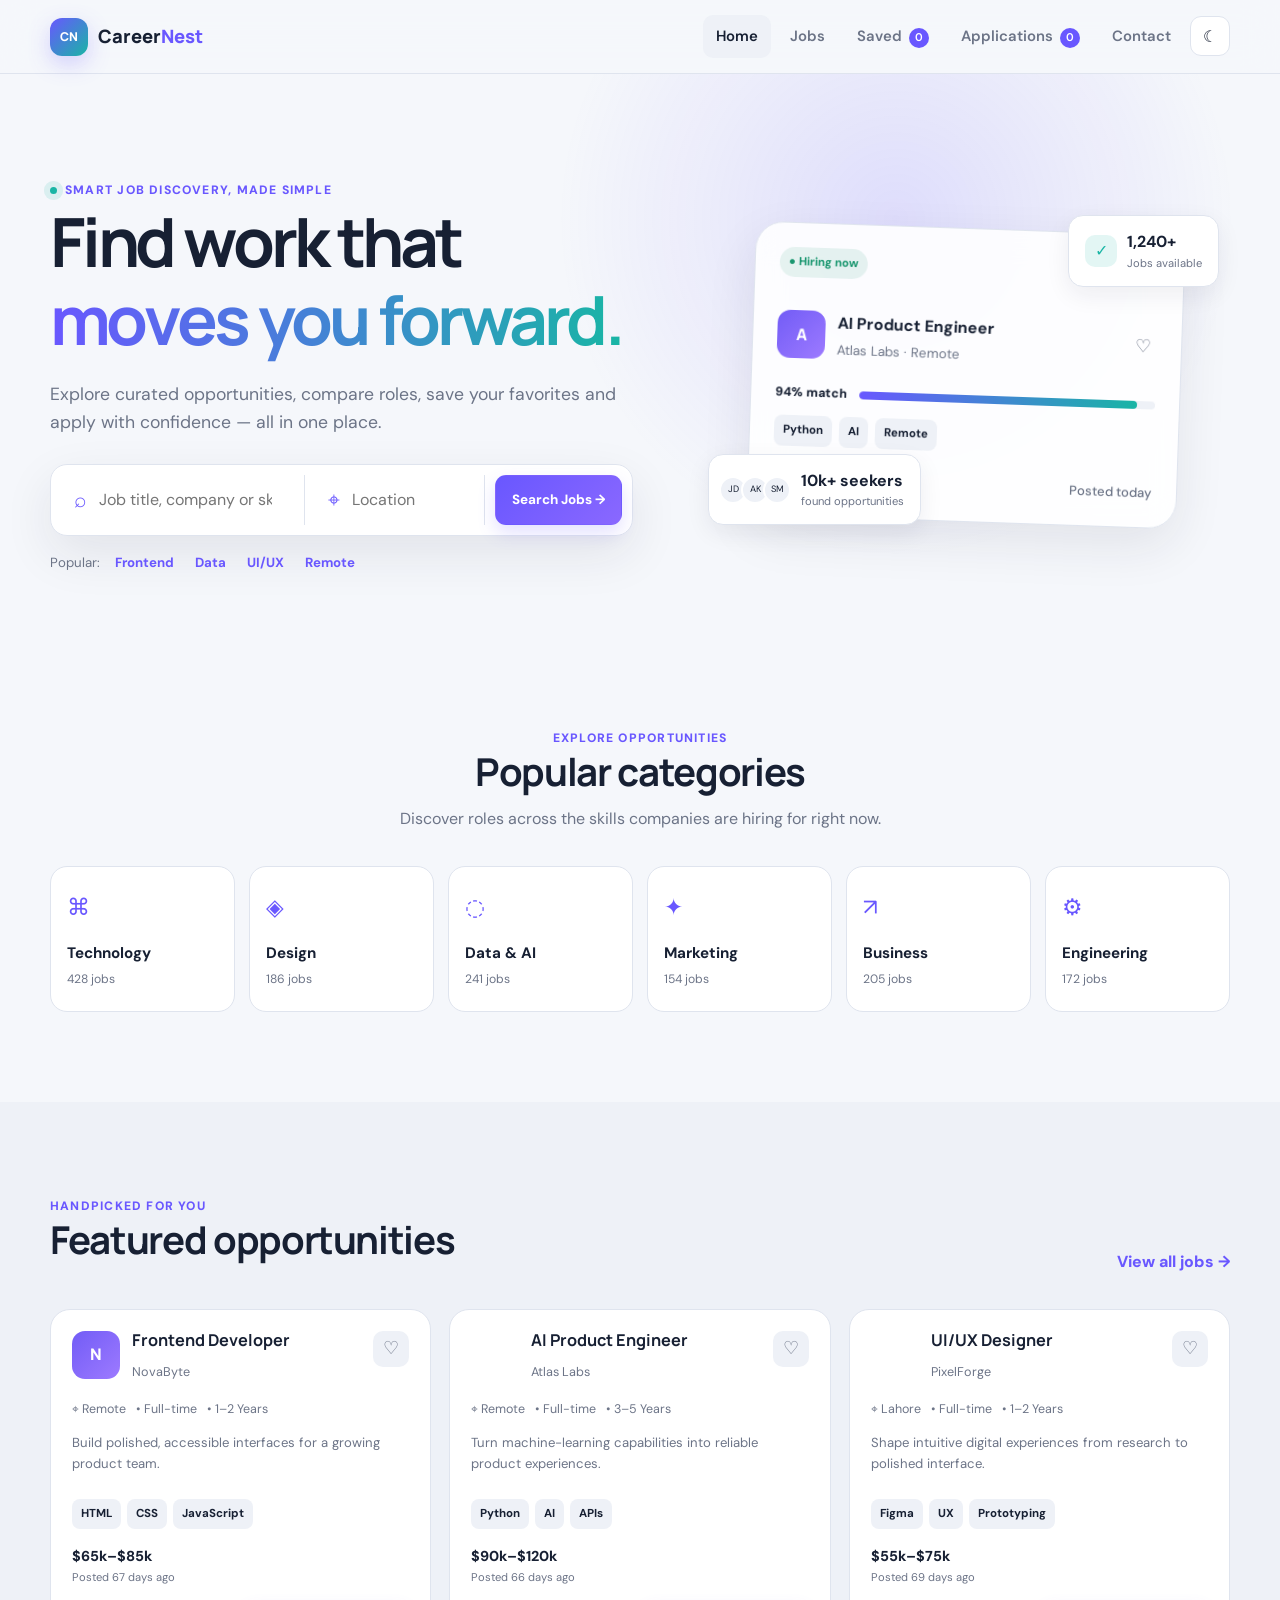
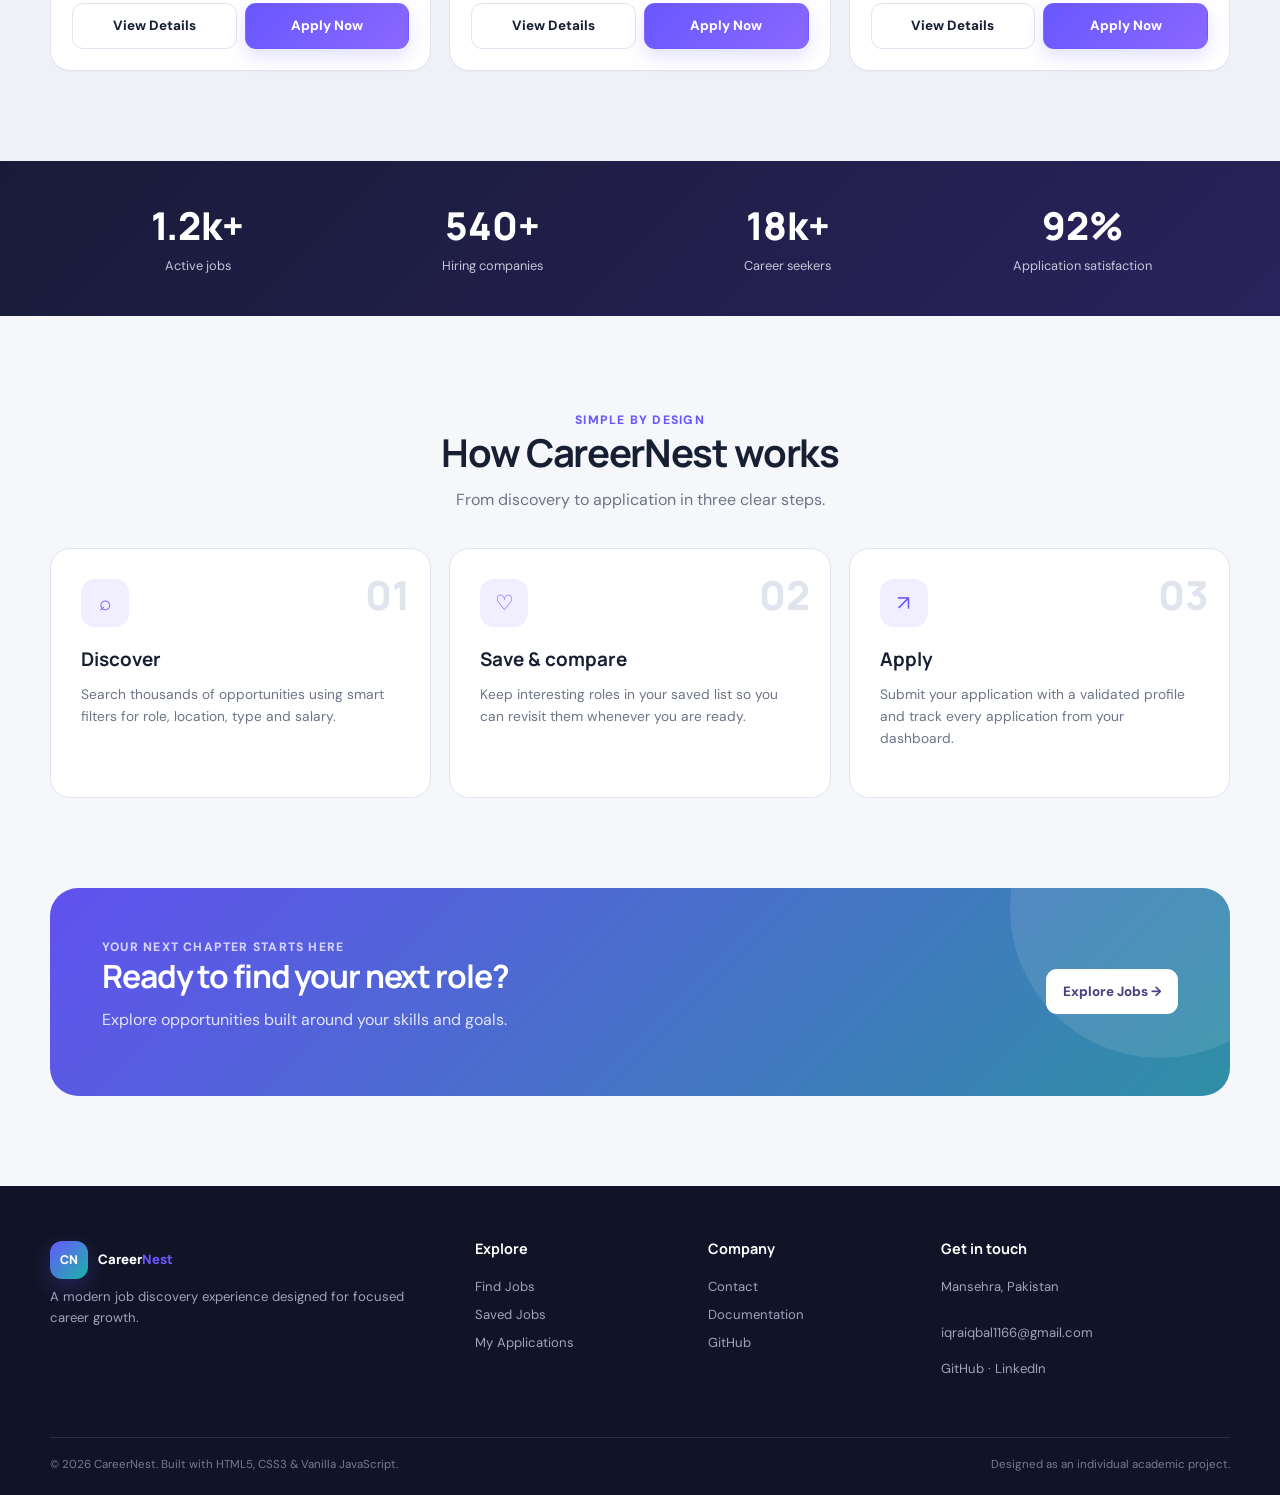
<file: index.html>
<!DOCTYPE html>
<html lang="en">
<head>
  <meta charset="UTF-8">
  <meta name="viewport" content="width=device-width, initial-scale=1.0">
  <meta name="description" content="CareerNest — a responsive, interactive job portal built with HTML5, CSS3 and Vanilla JavaScript.">
  <title>CareerNest | Find your next opportunity</title>
  <link rel="preconnect" href="https://fonts.googleapis.com">
  <link rel="preconnect" href="https://fonts.gstatic.com" crossorigin>
  <link href="https://fonts.googleapis.com/css2?family=DM+Sans:wght@400;500;600;700&family=Manrope:wght@600;700;800&display=swap" rel="stylesheet">
  <link rel="stylesheet" href="css/style.css">
  <link rel="stylesheet" href="css/components.css">
  <link rel="stylesheet" href="css/responsive.css">
</head>
<body>
  <div id="toastRegion" class="toast-region" aria-live="polite"></div>

  <header class="site-header">
    <nav class="navbar container" aria-label="Primary navigation">
      <a class="brand" href="index.html"><span class="brand-mark">CN</span><span>Career<span class="brand-accent">Nest</span></span></a>
      <button class="menu-toggle" id="menuToggle" aria-label="Toggle navigation" aria-expanded="false">☰</button>
      <div class="nav-links" id="navLinks">
        <a class="active" href="index.html">Home</a>
        <a href="jobs.html">Jobs</a>
        <a href="saved-jobs.html">Saved <span class="nav-count" id="savedCount">0</span></a>
        <a href="applications.html">Applications <span class="nav-count" id="applicationCount">0</span></a>
        <a href="contact.html">Contact</a>
        <button class="theme-toggle" id="themeToggle" type="button" aria-label="Toggle theme">☾</button>
      </div>
    </nav>
  </header>

  <main>
    <section class="hero-section">
      <div class="hero-orb orb-one"></div><div class="hero-orb orb-two"></div>
      <div class="container hero-grid">
        <div class="hero-copy reveal">
          <span class="eyebrow"><span class="pulse-dot"></span> Smart job discovery, made simple</span>
          <h1>Find work that <span class="gradient-text">moves you forward.</span></h1>
          <p>Explore curated opportunities, compare roles, save your favorites and apply with confidence — all in one place.</p>
          <form class="hero-search" id="heroSearch">
            <label class="search-field"><span>⌕</span><input id="heroKeyword" type="search" placeholder="Job title, company or skill" aria-label="Search jobs"></label>
            <label class="search-field location-search"><span>⌖</span><input id="heroLocation" type="search" placeholder="Location" aria-label="Search location"></label>
            <button class="btn btn-primary" type="submit">Search Jobs →</button>
          </form>
          <div class="popular-searches">
            <span>Popular:</span><button type="button" data-search="Frontend">Frontend</button><button type="button" data-search="Data">Data</button><button type="button" data-search="UI/UX">UI/UX</button><button type="button" data-search="Remote">Remote</button>
          </div>
        </div>
        <div class="hero-visual reveal">
          <div class="hero-card main-visual-card">
            <div class="mini-header"><span class="status-chip">● Hiring now</span><span>•••</span></div>
            <div class="visual-job"><div class="company-logo logo-purple">A</div><div><strong>AI Product Engineer</strong><small>Atlas Labs · Remote</small></div><button class="icon-btn">♡</button></div>
            <div class="match-row"><span>94% match</span><div class="match-bar"><i></i></div></div>
            <div class="visual-tags"><span>Python</span><span>AI</span><span>Remote</span></div>
            <div class="visual-meta"><span>$90k–$120k</span><span>Posted today</span></div>
          </div>
          <div class="floating-card float-top"><span class="float-icon">✓</span><div><strong>1,240+</strong><small>Jobs available</small></div></div>
          <div class="floating-card float-bottom"><span class="avatar-stack"><i>JD</i><i>AK</i><i>SM</i></span><div><strong>10k+ seekers</strong><small>found opportunities</small></div></div>
        </div>
      </div>
    </section>

    <section class="section compact-section">
      <div class="container">
        <div class="section-heading centered"><span class="eyebrow">Explore opportunities</span><h2>Popular categories</h2><p>Discover roles across the skills companies are hiring for right now.</p></div>
        <div class="category-grid">
          <a class="category-card" href="jobs.html?category=Technology"><span class="category-icon">⌘</span><strong>Technology</strong><small>428 jobs</small></a>
          <a class="category-card" href="jobs.html?category=Design"><span class="category-icon">◈</span><strong>Design</strong><small>186 jobs</small></a>
          <a class="category-card" href="jobs.html?category=Data"><span class="category-icon">◌</span><strong>Data & AI</strong><small>241 jobs</small></a>
          <a class="category-card" href="jobs.html?category=Marketing"><span class="category-icon">✦</span><strong>Marketing</strong><small>154 jobs</small></a>
          <a class="category-card" href="jobs.html?category=Business"><span class="category-icon">↗</span><strong>Business</strong><small>205 jobs</small></a>
          <a class="category-card" href="jobs.html?category=Engineering"><span class="category-icon">⚙</span><strong>Engineering</strong><small>172 jobs</small></a>
        </div>
      </div>
    </section>

    <section class="section featured-section">
      <div class="container">
        <div class="section-heading split-heading"><div><span class="eyebrow">Handpicked for you</span><h2>Featured opportunities</h2></div><a class="text-link" href="jobs.html">View all jobs →</a></div>
        <div id="featuredJobs" class="job-grid"></div>
      </div>
    </section>

    <section class="stats-section">
      <div class="container stats-grid">
        <div><strong>1.2k+</strong><span>Active jobs</span></div><div><strong>540+</strong><span>Hiring companies</span></div><div><strong>18k+</strong><span>Career seekers</span></div><div><strong>92%</strong><span>Application satisfaction</span></div>
      </div>
    </section>

    <section class="section how-section">
      <div class="container">
        <div class="section-heading centered"><span class="eyebrow">Simple by design</span><h2>How CareerNest works</h2><p>From discovery to application in three clear steps.</p></div>
        <div class="steps-grid">
          <article class="step-card"><span class="step-number">01</span><span class="step-icon">⌕</span><h3>Discover</h3><p>Search thousands of opportunities using smart filters for role, location, type and salary.</p></article>
          <article class="step-card"><span class="step-number">02</span><span class="step-icon">♡</span><h3>Save & compare</h3><p>Keep interesting roles in your saved list so you can revisit them whenever you are ready.</p></article>
          <article class="step-card"><span class="step-number">03</span><span class="step-icon">↗</span><h3>Apply</h3><p>Submit your application with a validated profile and track every application from your dashboard.</p></article>
        </div>
      </div>
    </section>

    <section class="cta-section"><div class="container cta-card"><div><span class="eyebrow">Your next chapter starts here</span><h2>Ready to find your next role?</h2><p>Explore opportunities built around your skills and goals.</p></div><a class="btn btn-light" href="jobs.html">Explore Jobs →</a></div></section>
  </main>

  <footer class="site-footer">
    <div class="container footer-grid">
      <div><a class="brand footer-brand" href="index.html"><span class="brand-mark">CN</span><span>Career<span class="brand-accent">Nest</span></span></a><p>A modern job discovery experience designed for focused career growth.</p></div>
      <div><h4>Explore</h4><a href="jobs.html">Find Jobs</a><a href="saved-jobs.html">Saved Jobs</a><a href="applications.html">My Applications</a></div>
      <div><h4>Company</h4><a href="contact.html">Contact</a><a href="README.md">Documentation</a><a href="https://github.com/" target="_blank" rel="noopener">GitHub</a></div>
      <div><h4>Get in touch</h4><p>Mansehra, Pakistan</p><a href="mailto:iqraiqbal1166@gmail.com">iqraiqbal1166@gmail.com</a><p class="footer-social"><a href="https://github.com/iqraiqbal555" target="_blank" rel="noopener">GitHub</a> · <a href="https://www.linkedin.com/" target="_blank" rel="noopener">LinkedIn</a></p></div>
    </div>
    <div class="container footer-bottom"><span>© 2026 CareerNest. Built with HTML5, CSS3 & Vanilla JavaScript.</span><span>Designed as an individual academic project.</span></div>
  </footer>
  <script type="module" src="js/app.js"></script>
</body>
</html>
</file>
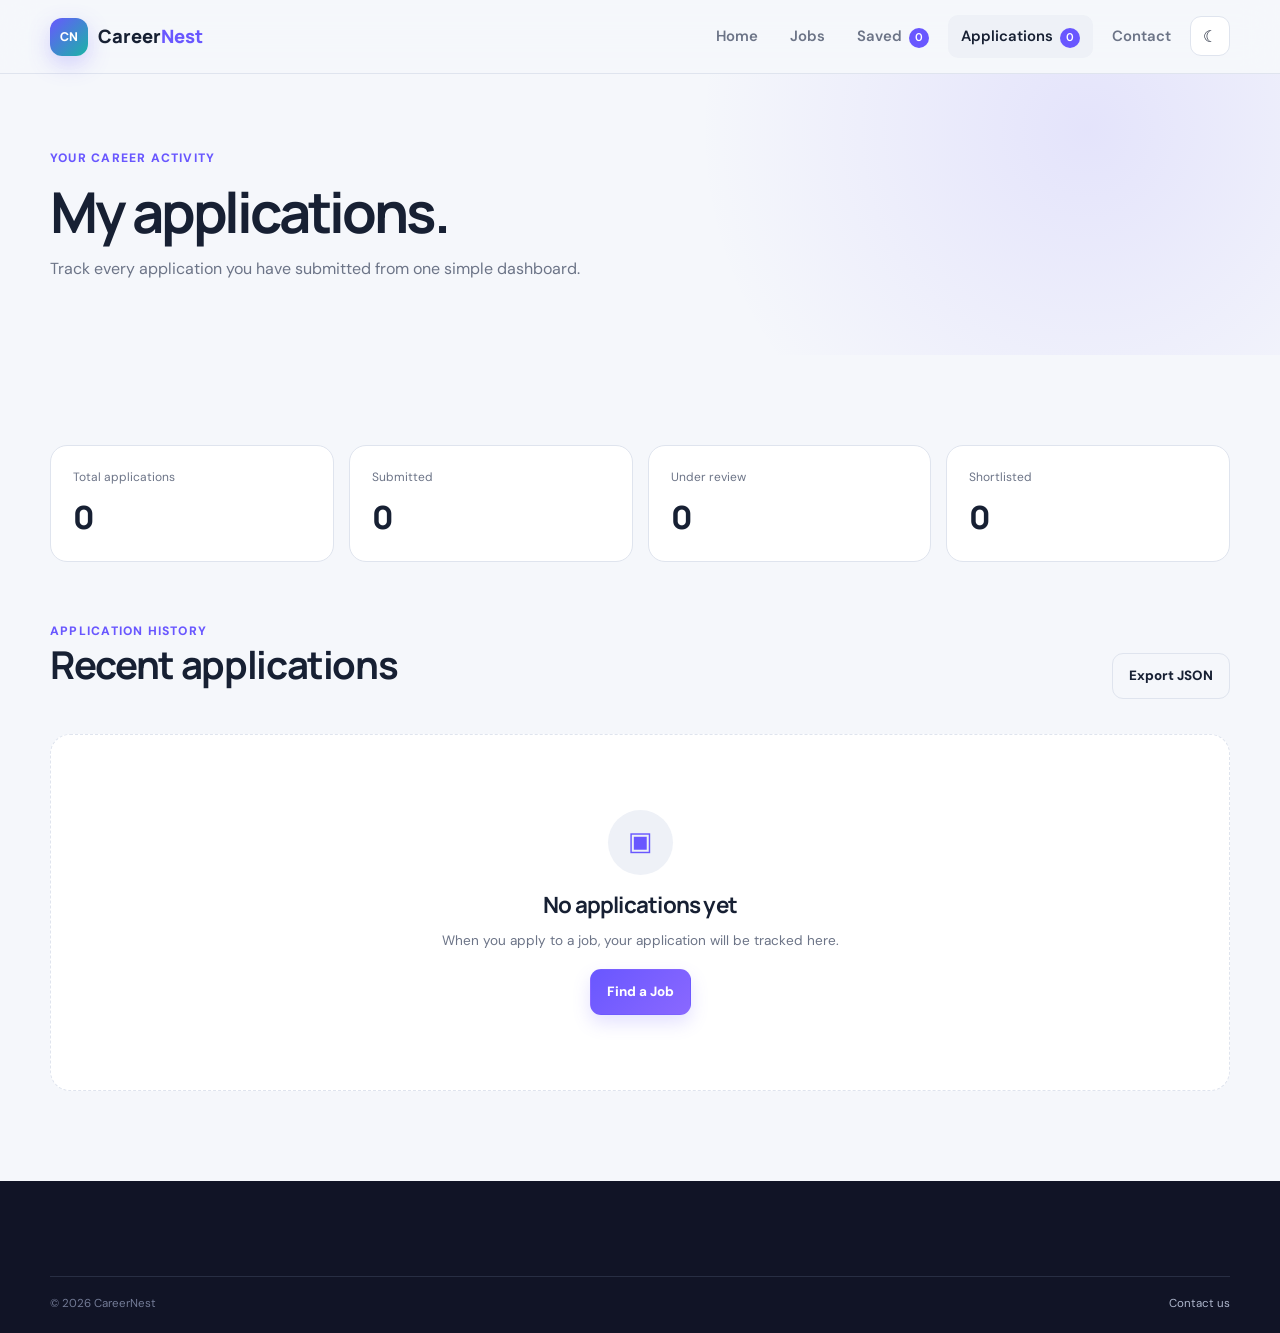
<file: applications.html>
<!DOCTYPE html>
<html lang="en"><head>
<meta charset="UTF-8"><meta name="viewport" content="width=device-width, initial-scale=1.0"><title>My Applications | CareerNest</title>
<link rel="preconnect" href="https://fonts.googleapis.com"><link rel="preconnect" href="https://fonts.gstatic.com" crossorigin>
<link href="https://fonts.googleapis.com/css2?family=DM+Sans:wght@400;500;600;700&family=Manrope:wght@600;700;800&display=swap" rel="stylesheet">
<link rel="stylesheet" href="css/style.css"><link rel="stylesheet" href="css/components.css"><link rel="stylesheet" href="css/responsive.css"></head>
<body><div id="toastRegion" class="toast-region" aria-live="polite"></div>
<header class="site-header"><nav class="navbar container" aria-label="Primary navigation"><a class="brand" href="index.html"><span class="brand-mark">CN</span><span>Career<span class="brand-accent">Nest</span></span></a><button class="menu-toggle" id="menuToggle" aria-label="Toggle navigation" aria-expanded="false">☰</button><div class="nav-links" id="navLinks"><a href="index.html">Home</a><a href="jobs.html">Jobs</a><a href="saved-jobs.html">Saved <span class="nav-count" id="savedCount">0</span></a><a class="active" href="applications.html">Applications <span class="nav-count" id="applicationCount">0</span></a><a href="contact.html">Contact</a><button class="theme-toggle" id="themeToggle" type="button">☾</button></div></nav></header>
<main><section class="page-hero"><div class="container"><span class="eyebrow">Your career activity</span><h1>My applications.</h1><p>Track every application you have submitted from one simple dashboard.</p></div></section>
<section class="section container"><div class="dashboard-summary"><div><span>Total applications</span><strong id="totalApplications">0</strong></div><div><span>Submitted</span><strong id="submittedApplications">0</strong></div><div><span>Under review</span><strong id="reviewApplications">0</strong></div><div><span>Shortlisted</span><strong id="shortlistedApplications">0</strong></div></div>
<div class="section-heading split-heading"><div><span class="eyebrow">Application history</span><h2>Recent applications</h2></div><button class="btn btn-outline" id="exportApplications" type="button">Export JSON</button></div>
<div class="table-wrap"><table class="applications-table"><thead><tr><th>Job</th><th>Company</th><th>Applied Date</th><th>Status</th><th>Actions</th></tr></thead><tbody id="applicationsBody"></tbody></table></div>
<div id="applicationsEmpty" class="empty-state hidden"><div class="empty-illustration">▣</div><h2>No applications yet</h2><p>When you apply to a job, your application will be tracked here.</p><a class="btn btn-primary" href="jobs.html">Find a Job</a></div></section></main>
<footer class="site-footer"><div class="container footer-bottom"><span>© 2026 CareerNest</span><a href="contact.html">Contact us</a></div></footer>
<div class="modal-backdrop hidden" id="applicationDetailsModal" role="dialog" aria-modal="true"><div class="modal"><button class="modal-close" data-close-modal="applicationDetailsModal">×</button><div id="applicationDetails"></div></div></div>
<script type="module" src="js/applications.js"></script></body></html>
</file>
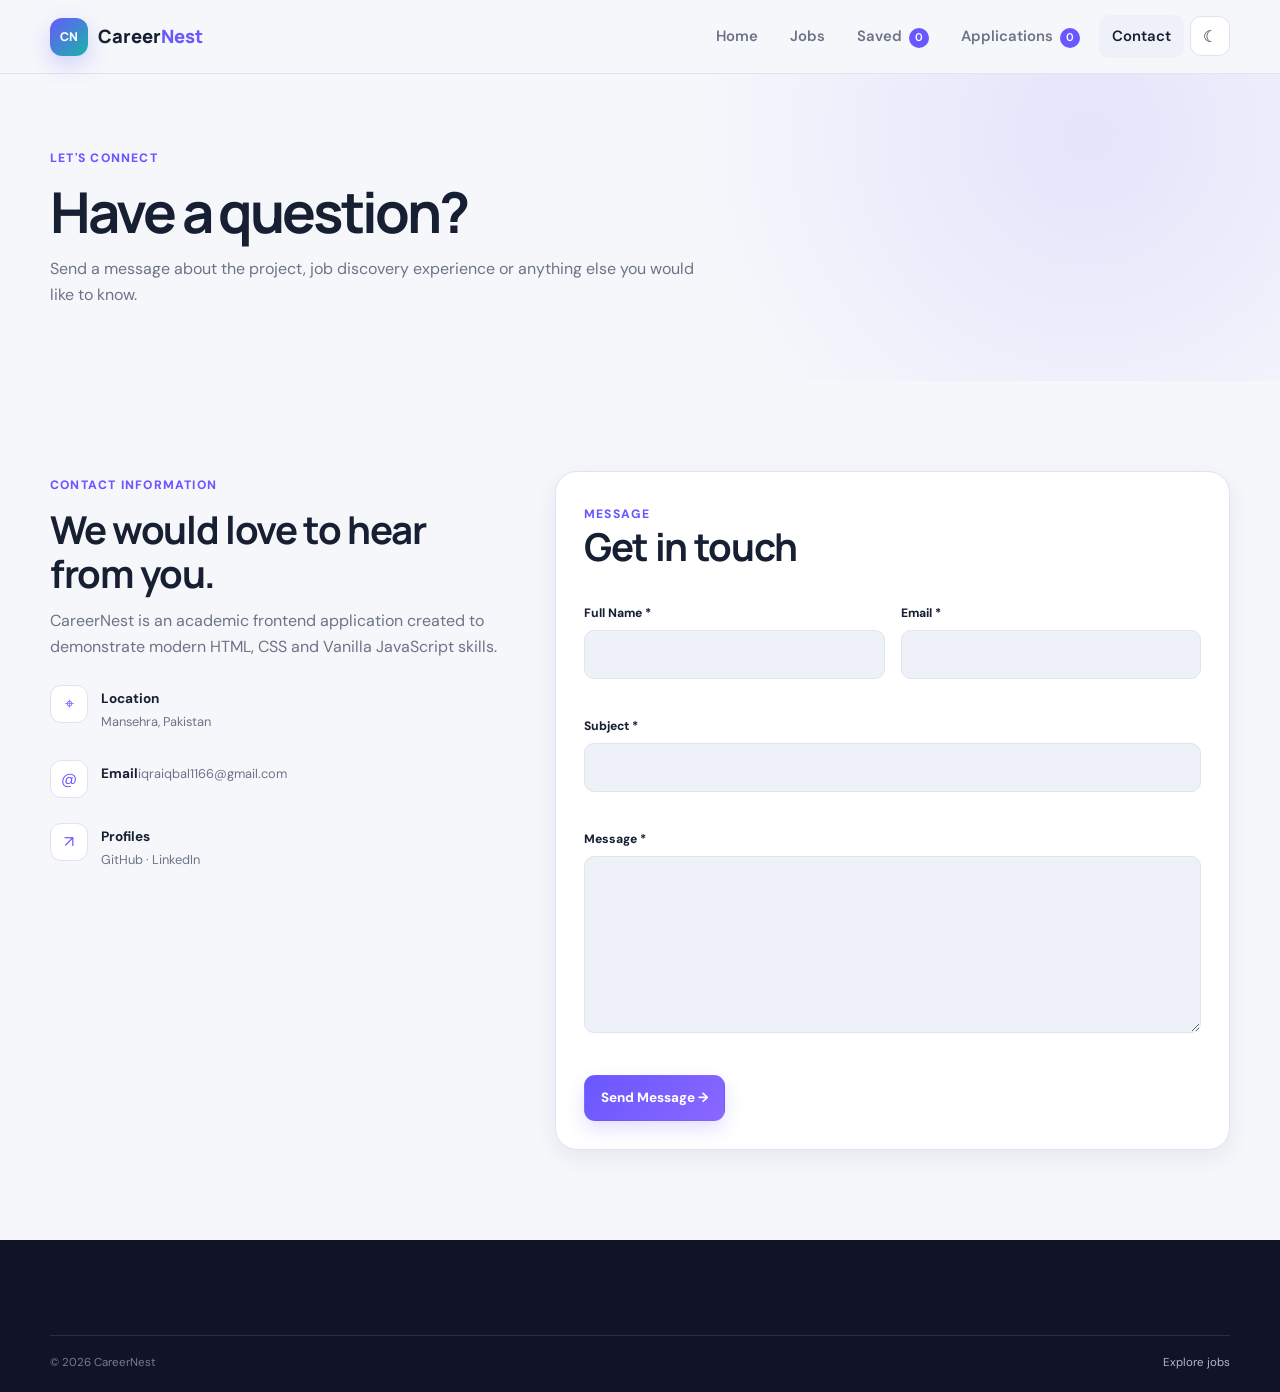
<file: contact.html>
<!DOCTYPE html>
<html lang="en"><head>
<meta charset="UTF-8"><meta name="viewport" content="width=device-width, initial-scale=1.0"><title>Contact | CareerNest</title>
<link rel="preconnect" href="https://fonts.googleapis.com"><link rel="preconnect" href="https://fonts.gstatic.com" crossorigin>
<link href="https://fonts.googleapis.com/css2?family=DM+Sans:wght@400;500;600;700&family=Manrope:wght@600;700;800&display=swap" rel="stylesheet">
<link rel="stylesheet" href="css/style.css"><link rel="stylesheet" href="css/components.css"><link rel="stylesheet" href="css/responsive.css"></head>
<body><div id="toastRegion" class="toast-region" aria-live="polite"></div>
<header class="site-header"><nav class="navbar container" aria-label="Primary navigation"><a class="brand" href="index.html"><span class="brand-mark">CN</span><span>Career<span class="brand-accent">Nest</span></span></a><button class="menu-toggle" id="menuToggle" aria-label="Toggle navigation" aria-expanded="false">☰</button><div class="nav-links" id="navLinks"><a href="index.html">Home</a><a href="jobs.html">Jobs</a><a href="saved-jobs.html">Saved <span class="nav-count" id="savedCount">0</span></a><a href="applications.html">Applications <span class="nav-count" id="applicationCount">0</span></a><a class="active" href="contact.html">Contact</a><button class="theme-toggle" id="themeToggle" type="button">☾</button></div></nav></header>
<main><section class="page-hero"><div class="container"><span class="eyebrow">Let's connect</span><h1>Have a question?</h1><p>Send a message about the project, job discovery experience or anything else you would like to know.</p></div></section>
<section class="section container contact-layout"><div class="contact-info"><span class="eyebrow">Contact information</span><h2>We would love to hear from you.</h2><p>CareerNest is an academic frontend application created to demonstrate modern HTML, CSS and Vanilla JavaScript skills.</p><div class="contact-item"><span>⌖</span><div><strong>Location</strong><p>Mansehra, Pakistan</p></div></div><div class="contact-item"><span>@</span><div><strong>Email</strong><a href="mailto:iqraiqbal1166@gmail.com">iqraiqbal1166@gmail.com</a></div></div><div class="contact-item"><span>↗</span><div><strong>Profiles</strong><p><a href="https://github.com/iqraiqbal555" target="_blank" rel="noopener">GitHub</a> · <a href="https://www.linkedin.com/" target="_blank" rel="noopener">LinkedIn</a></p></div></div></div>
<form class="contact-form form-card" id="contactForm" novalidate><div class="section-heading"><span class="eyebrow">Message</span><h2>Get in touch</h2></div><div class="form-grid"><div class="form-field"><label for="contactName">Full Name *</label><input id="contactName" name="name" type="text" minlength="2" maxlength="80" required><small class="field-error"></small></div><div class="form-field"><label for="contactEmail">Email *</label><input id="contactEmail" name="email" type="email" required><small class="field-error"></small></div><div class="form-field full-span"><label for="contactSubject">Subject *</label><input id="contactSubject" name="subject" type="text" minlength="3" maxlength="120" required><small class="field-error"></small></div><div class="form-field full-span"><label for="contactMessage">Message *</label><textarea id="contactMessage" name="message" rows="6" minlength="10" maxlength="1000" required></textarea><small class="field-error"></small></div></div><button class="btn btn-primary" type="submit">Send Message →</button><p id="contactSuccess" class="success-message hidden">✓ Message sent successfully. Thank you!</p></form></section></main>
<footer class="site-footer"><div class="container footer-bottom"><span>© 2026 CareerNest</span><a href="jobs.html">Explore jobs</a></div></footer>
<script type="module" src="js/contact.js"></script></body></html>
</file>
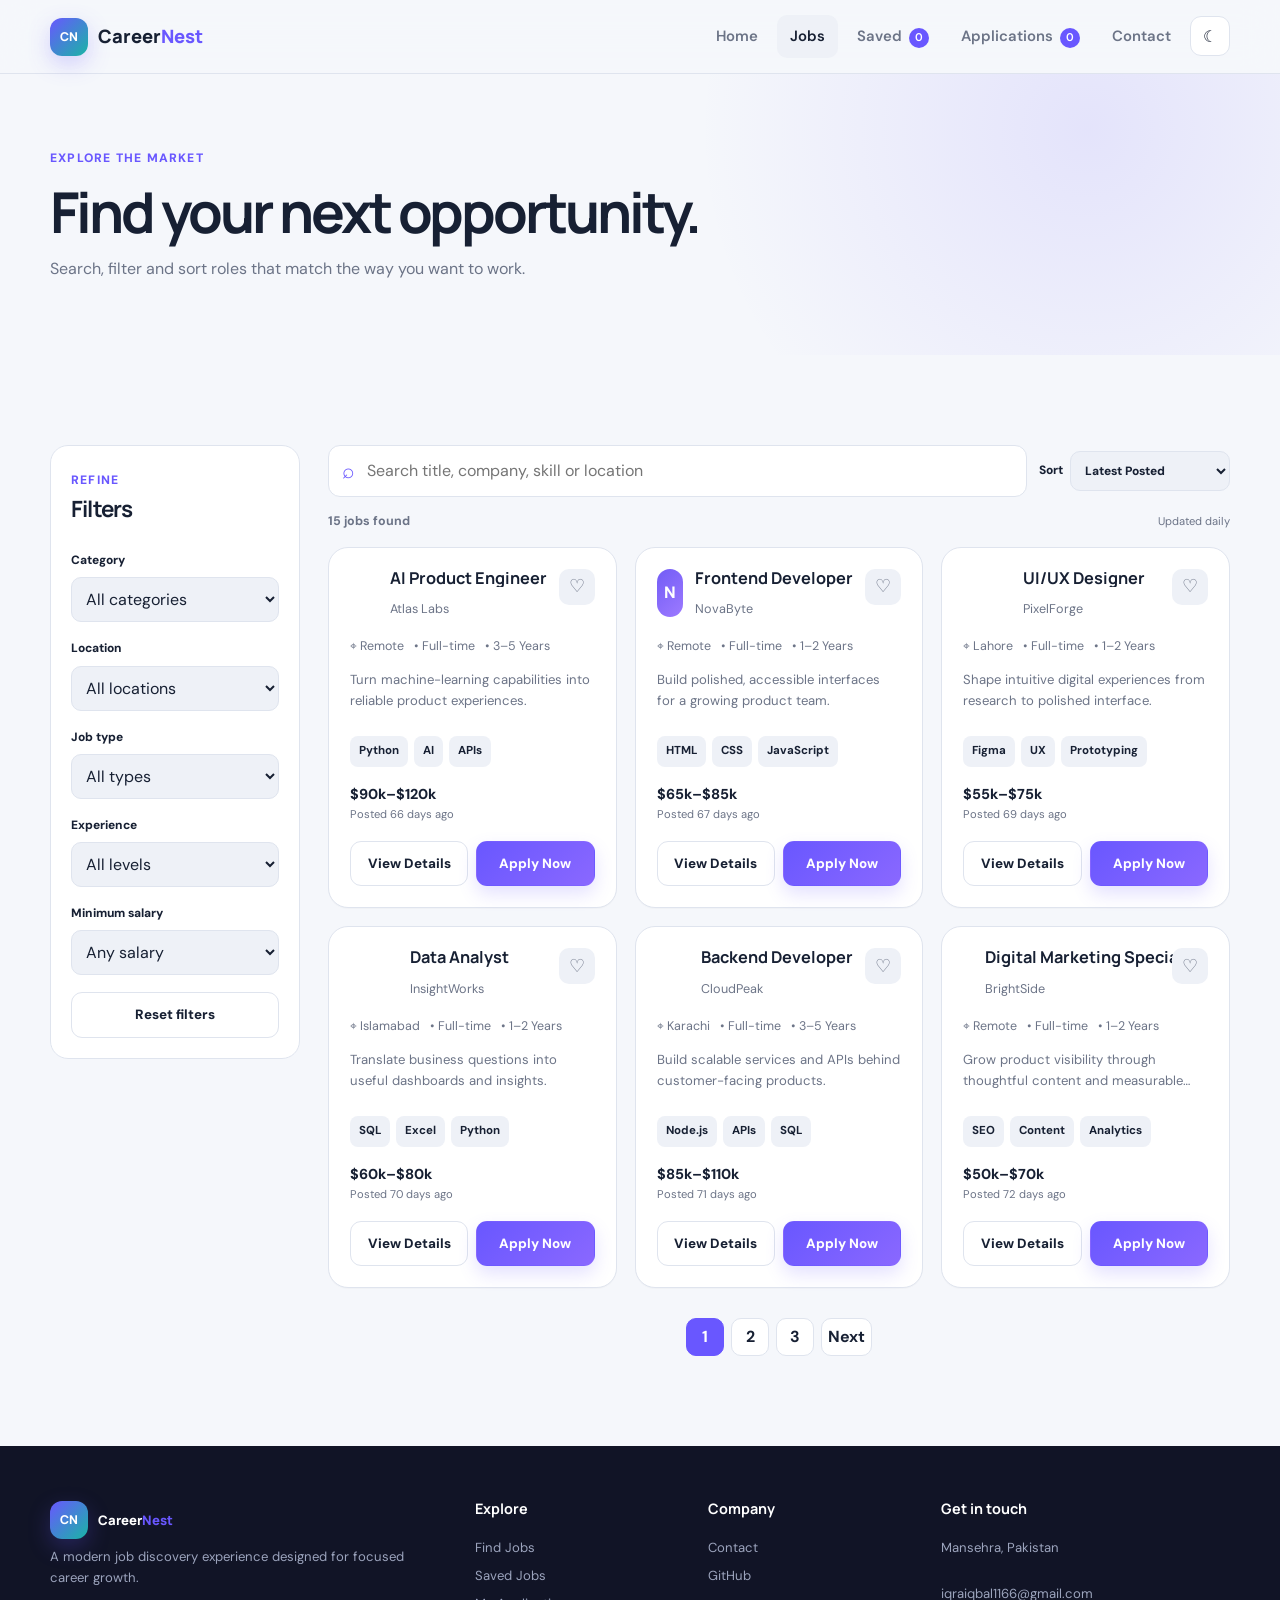
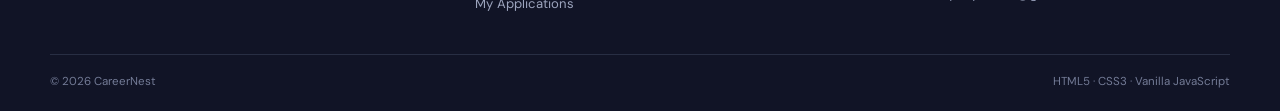
<file: jobs.html>
<!DOCTYPE html>
<html lang="en">
<head>
  <meta charset="UTF-8"><meta name="viewport" content="width=device-width, initial-scale=1.0">
  <meta name="description" content="Browse, search, filter and sort CareerNest job listings.">
  <title>Jobs | CareerNest</title>
  <link rel="preconnect" href="https://fonts.googleapis.com"><link rel="preconnect" href="https://fonts.gstatic.com" crossorigin>
  <link href="https://fonts.googleapis.com/css2?family=DM+Sans:wght@400;500;600;700&family=Manrope:wght@600;700;800&display=swap" rel="stylesheet">
  <link rel="stylesheet" href="css/style.css"><link rel="stylesheet" href="css/components.css"><link rel="stylesheet" href="css/responsive.css">
</head>
<body>
<div id="toastRegion" class="toast-region" aria-live="polite"></div>
<header class="site-header"><nav class="navbar container" aria-label="Primary navigation">
<a class="brand" href="index.html"><span class="brand-mark">CN</span><span>Career<span class="brand-accent">Nest</span></span></a>
<button class="menu-toggle" id="menuToggle" aria-label="Toggle navigation" aria-expanded="false">☰</button>
<div class="nav-links" id="navLinks"><a href="index.html">Home</a><a class="active" href="jobs.html">Jobs</a><a href="saved-jobs.html">Saved <span class="nav-count" id="savedCount">0</span></a><a href="applications.html">Applications <span class="nav-count" id="applicationCount">0</span></a><a href="contact.html">Contact</a><button class="theme-toggle" id="themeToggle" type="button" aria-label="Toggle theme">☾</button></div>
</nav></header>
<main>
<section class="page-hero"><div class="container"><span class="eyebrow">Explore the market</span><h1>Find your next opportunity.</h1><p>Search, filter and sort roles that match the way you want to work.</p></div></section>
<section class="jobs-layout container section">
<aside class="filter-panel" id="filterPanel">
<div class="filter-header"><div><span class="eyebrow">Refine</span><h2>Filters</h2></div><button id="closeFilters" class="icon-btn mobile-only" aria-label="Close filters">×</button></div>
<div class="filter-group"><label for="categoryFilter">Category</label><select id="categoryFilter"><option value="">All categories</option><option>Technology</option><option>Design</option><option>Data</option><option>Marketing</option><option>Business</option><option>Engineering</option></select></div>
<div class="filter-group"><label for="locationFilter">Location</label><select id="locationFilter"><option value="">All locations</option><option>Remote</option><option>Islamabad</option><option>Lahore</option><option>Karachi</option><option>Mansehra</option><option>Peshawar</option></select></div>
<div class="filter-group"><label for="typeFilter">Job type</label><select id="typeFilter"><option value="">All types</option><option>Full-time</option><option>Part-time</option><option>Contract</option><option>Internship</option></select></div>
<div class="filter-group"><label for="experienceFilter">Experience</label><select id="experienceFilter"><option value="">All levels</option><option>Entry Level</option><option>1–2 Years</option><option>3–5 Years</option><option>5+ Years</option></select></div>
<div class="filter-group"><label for="salaryFilter">Minimum salary</label><select id="salaryFilter"><option value="0">Any salary</option><option value="40000">$40k+</option><option value="60000">$60k+</option><option value="80000">$80k+</option><option value="100000">$100k+</option></select></div>
<button class="btn btn-outline full-width" id="resetFilters" type="button">Reset filters</button>
</aside>
<section class="jobs-content">
<div class="jobs-toolbar">
<div class="toolbar-search"><span>⌕</span><input id="jobSearch" type="search" placeholder="Search title, company, skill or location" aria-label="Search jobs"></div>
<button class="btn btn-outline filter-trigger mobile-only" id="openFilters" type="button">☷ Filters</button>
<label class="sort-control"><span>Sort</span><select id="sortJobs"><option value="latest">Latest Posted</option><option value="oldest">Oldest Posted</option><option value="salary-desc">Highest Salary</option><option value="salary-asc">Lowest Salary</option><option value="title">Job Title</option></select></label>
</div>
<div class="results-bar"><p id="resultsCount">Loading jobs…</p><span class="tiny-note">Updated daily</span></div>
<div id="loadingState" class="loading-state"><span class="spinner"></span><p>Finding matching opportunities…</p></div>
<div id="jobGrid" class="job-grid"></div>
<div id="emptyState" class="empty-state hidden"><div class="empty-illustration">⌕</div><h2>No jobs found</h2><p>Try changing your search or filters.</p><button class="btn btn-primary" id="emptyReset" type="button">Clear filters</button></div>
<div id="pagination" class="pagination" aria-label="Job pagination"></div>
</section>
</section>
</main>
<footer class="site-footer"><div class="container footer-grid"><div><a class="brand footer-brand" href="index.html"><span class="brand-mark">CN</span><span>Career<span class="brand-accent">Nest</span></span></a><p>A modern job discovery experience designed for focused career growth.</p></div><div><h4>Explore</h4><a href="jobs.html">Find Jobs</a><a href="saved-jobs.html">Saved Jobs</a><a href="applications.html">My Applications</a></div><div><h4>Company</h4><a href="contact.html">Contact</a><a href="https://github.com/" target="_blank" rel="noopener">GitHub</a></div><div><h4>Get in touch</h4><p>Mansehra, Pakistan</p><a href="mailto:iqraiqbal1166@gmail.com">iqraiqbal1166@gmail.com</a></div></div><div class="container footer-bottom"><span>© 2026 CareerNest</span><span>HTML5 · CSS3 · Vanilla JavaScript</span></div></footer>
<div class="modal-backdrop hidden" id="jobModal" role="dialog" aria-modal="true" aria-labelledby="jobModalTitle"><div class="modal modal-large"><button class="modal-close" data-close-modal="jobModal" aria-label="Close">×</button><div id="jobDetails"></div></div></div>
<div class="modal-backdrop hidden" id="applicationModal" role="dialog" aria-modal="true" aria-labelledby="applicationTitle"><div class="modal"><button class="modal-close" data-close-modal="applicationModal" aria-label="Close">×</button><div id="applicationFormWrap"></div></div></div>
<script type="module" src="js/jobs.js"></script>
</body>
</html>
</file>
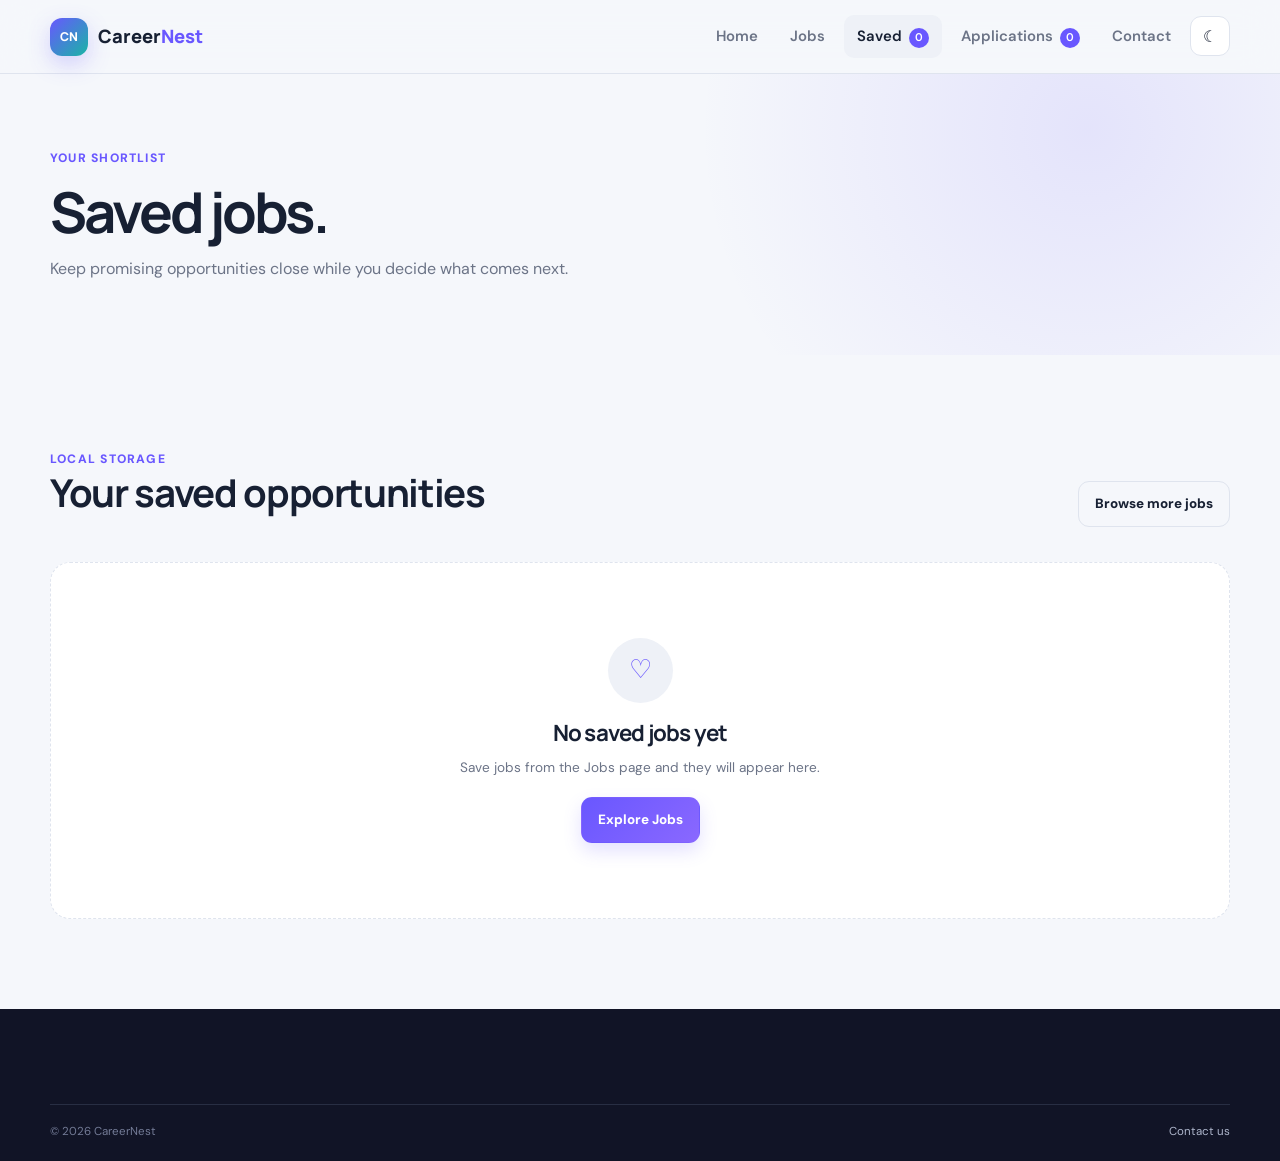
<file: saved-jobs.html>
<!DOCTYPE html>
<html lang="en"><head>
<meta charset="UTF-8"><meta name="viewport" content="width=device-width, initial-scale=1.0">
<title>Saved Jobs | CareerNest</title>
<link rel="preconnect" href="https://fonts.googleapis.com"><link rel="preconnect" href="https://fonts.gstatic.com" crossorigin>
<link href="https://fonts.googleapis.com/css2?family=DM+Sans:wght@400;500;600;700&family=Manrope:wght@600;700;800&display=swap" rel="stylesheet">
<link rel="stylesheet" href="css/style.css"><link rel="stylesheet" href="css/components.css"><link rel="stylesheet" href="css/responsive.css"></head>
<body><div id="toastRegion" class="toast-region" aria-live="polite"></div>
<header class="site-header"><nav class="navbar container" aria-label="Primary navigation"><a class="brand" href="index.html"><span class="brand-mark">CN</span><span>Career<span class="brand-accent">Nest</span></span></a><button class="menu-toggle" id="menuToggle" aria-label="Toggle navigation" aria-expanded="false">☰</button><div class="nav-links" id="navLinks"><a href="index.html">Home</a><a href="jobs.html">Jobs</a><a class="active" href="saved-jobs.html">Saved <span class="nav-count" id="savedCount">0</span></a><a href="applications.html">Applications <span class="nav-count" id="applicationCount">0</span></a><a href="contact.html">Contact</a><button class="theme-toggle" id="themeToggle" type="button">☾</button></div></nav></header>
<main><section class="page-hero"><div class="container"><span class="eyebrow">Your shortlist</span><h1>Saved jobs.</h1><p>Keep promising opportunities close while you decide what comes next.</p></div></section><section class="section container"><div class="section-heading split-heading"><div><span class="eyebrow">Local storage</span><h2>Your saved opportunities</h2></div><a class="btn btn-outline" href="jobs.html">Browse more jobs</a></div><div id="savedGrid" class="job-grid"></div><div id="savedEmpty" class="empty-state hidden"><div class="empty-illustration">♡</div><h2>No saved jobs yet</h2><p>Save jobs from the Jobs page and they will appear here.</p><a class="btn btn-primary" href="jobs.html">Explore Jobs</a></div></section></main>
<footer class="site-footer"><div class="container footer-bottom"><span>© 2026 CareerNest</span><a href="contact.html">Contact us</a></div></footer>
<div class="modal-backdrop hidden" id="jobModal" role="dialog" aria-modal="true"><div class="modal modal-large"><button class="modal-close" data-close-modal="jobModal">×</button><div id="jobDetails"></div></div></div>
<div class="modal-backdrop hidden" id="applicationModal" role="dialog" aria-modal="true"><div class="modal"><button class="modal-close" data-close-modal="applicationModal">×</button><div id="applicationFormWrap"></div></div></div>
<script type="module" src="js/saved.js"></script></body></html>
</file>
<file: css/style.css>
:root{
  --bg:#f5f7fb;--surface:#ffffff;--surface-2:#eef1f7;--text:#172033;--muted:#6c7487;--line:#dfe4ee;
  --primary:#6957ff;--primary-2:#8a68ff;--accent:#19b5a5;--danger:#e85d75;--success:#19966f;
  --shadow:0 18px 50px rgba(28,35,58,.09);--shadow-sm:0 8px 24px rgba(28,35,58,.07);--radius:20px;--radius-sm:12px;
  --container:min(1180px,calc(100% - 40px));--header:74px;
}
[data-theme="dark"]{
  --bg:#0c1020;--surface:#151a2d;--surface-2:#1c2238;--text:#eef1ff;--muted:#a9b0c5;--line:#2a3149;
  --shadow:0 18px 50px rgba(0,0,0,.24);--shadow-sm:0 8px 24px rgba(0,0,0,.2);
}
*{box-sizing:border-box}html{scroll-behavior:smooth}body{margin:0;background:var(--bg);color:var(--text);font-family:"DM Sans",sans-serif;line-height:1.6}body.modal-open{overflow:hidden}
a{color:inherit;text-decoration:none}button,input,select,textarea{font:inherit}button{cursor:pointer}img{max-width:100%}
.container{width:var(--container);margin-inline:auto}.site-header{height:var(--header);position:sticky;top:0;z-index:50;background:color-mix(in srgb,var(--bg) 88%,transparent);backdrop-filter:blur(18px);border-bottom:1px solid var(--line)}
.navbar{height:100%;display:flex;align-items:center;justify-content:space-between;gap:24px}.brand{display:flex;align-items:center;gap:10px;font-family:Manrope,sans-serif;font-weight:800;font-size:1.15rem}.brand-mark{display:grid;place-items:center;width:38px;height:38px;border-radius:12px;background:linear-gradient(135deg,var(--primary),var(--accent));color:#fff;font-size:.76rem;box-shadow:0 8px 22px rgba(105,87,255,.25)}.brand-accent{color:var(--primary)}
.nav-links{display:flex;align-items:center;gap:6px}.nav-links>a{padding:10px 13px;border-radius:10px;color:var(--muted);font-weight:600;font-size:.93rem}.nav-links>a:hover,.nav-links>a.active{color:var(--text);background:var(--surface-2)}.nav-count{display:inline-grid;place-items:center;min-width:20px;height:20px;padding:0 5px;border-radius:20px;background:var(--primary);color:#fff;font-size:.7rem;margin-left:3px}.theme-toggle,.menu-toggle{border:1px solid var(--line);background:var(--surface);color:var(--text);width:40px;height:40px;border-radius:11px}.menu-toggle{display:none}
.hero-section{position:relative;overflow:hidden;padding:clamp(60px,8vw,105px) 0 80px;background:radial-gradient(circle at 70% 25%,rgba(105,87,255,.16),transparent 34%),var(--bg)}.hero-grid{display:grid;grid-template-columns:1.05fr .95fr;gap:70px;align-items:center}.hero-copy{position:relative;z-index:2}.eyebrow{display:inline-flex;align-items:center;gap:8px;color:var(--primary);font-size:.76rem;font-weight:800;letter-spacing:.1em;text-transform:uppercase}.pulse-dot{width:7px;height:7px;border-radius:50%;background:var(--accent);box-shadow:0 0 0 6px rgba(25,181,165,.12)}h1,h2,h3,h4{font-family:Manrope,sans-serif;line-height:1.15;margin:0 0 12px}h1{font-size:clamp(2.7rem,5.3vw,5rem);letter-spacing:-.055em;max-width:760px}h2{font-size:clamp(1.8rem,3vw,2.55rem);letter-spacing:-.035em}h3{font-size:1.18rem}p{color:var(--muted);margin:0 0 18px}.gradient-text{background:linear-gradient(90deg,var(--primary),var(--accent));-webkit-background-clip:text;background-clip:text;color:transparent}.hero-copy>p{font-size:1.1rem;max-width:650px;margin:22px 0 28px}
.hero-search{display:grid;grid-template-columns:1.15fr .8fr auto;gap:10px;padding:10px;background:var(--surface);border:1px solid var(--line);border-radius:17px;box-shadow:var(--shadow);max-width:760px}.search-field{display:flex;align-items:center;gap:8px;padding:0 13px;border-right:1px solid var(--line)}.search-field span,.toolbar-search span{font-size:1.3rem;color:var(--primary)}.search-field input,.toolbar-search input{width:100%;border:0;outline:0;background:transparent;color:var(--text);padding:12px 4px}.popular-searches{display:flex;gap:9px;align-items:center;flex-wrap:wrap;margin-top:15px;font-size:.83rem;color:var(--muted)}.popular-searches button{border:0;background:transparent;color:var(--primary);font-weight:700}.hero-visual{min-height:390px;position:relative;display:grid;place-items:center}.hero-card{width:min(430px,90%);background:color-mix(in srgb,var(--surface) 88%,transparent);border:1px solid var(--line);border-radius:28px;padding:24px;box-shadow:var(--shadow);backdrop-filter:blur(18px);transform:rotate(2deg);animation:float 6s ease-in-out infinite}.mini-header,.visual-job,.visual-meta,.match-row{display:flex;align-items:center;justify-content:space-between;gap:12px}.status-chip{font-size:.72rem;font-weight:800;color:var(--success);background:rgba(25,150,111,.1);padding:6px 9px;border-radius:99px}.visual-job{justify-content:flex-start;margin:32px 0 24px}.visual-job>div:nth-child(2){display:grid;gap:3px;flex:1}.visual-job small{color:var(--muted)}.match-row{font-size:.78rem;font-weight:800;margin-bottom:12px}.match-bar{height:8px;background:var(--surface-2);border-radius:20px;flex:1;overflow:hidden}.match-bar i{display:block;width:94%;height:100%;background:linear-gradient(90deg,var(--primary),var(--accent));border-radius:inherit}.visual-tags{display:flex;gap:7px;flex-wrap:wrap}.visual-tags span,.skill-tag{background:var(--surface-2);padding:6px 9px;border-radius:8px;font-size:.72rem;font-weight:700}.visual-meta{margin-top:24px;font-size:.82rem;font-weight:700}.visual-meta span:last-child{color:var(--muted);font-weight:500}.company-logo{width:48px;height:48px;border-radius:13px;display:grid;place-items:center;color:#fff;font-weight:800;font-family:Manrope,sans-serif}.logo-purple{background:linear-gradient(135deg,#725cf6,#9d7aff)}.floating-card{position:absolute;display:flex;align-items:center;gap:10px;padding:13px 16px;background:var(--surface);border:1px solid var(--line);box-shadow:var(--shadow-sm);border-radius:15px;z-index:3}.floating-card strong,.floating-card small{display:block}.floating-card small{font-size:.7rem;color:var(--muted)}.float-top{top:35px;right:2%}.float-bottom{bottom:45px;left:1%}.float-icon{display:grid;place-items:center;width:32px;height:32px;background:rgba(25,181,165,.12);color:var(--accent);border-radius:10px}.avatar-stack{display:flex}.avatar-stack i{font-style:normal;display:grid;place-items:center;width:28px;height:28px;border-radius:50%;background:var(--surface-2);border:2px solid var(--surface);font-size:.58rem;margin-left:-6px}
.section{padding:90px 0}.compact-section{padding-top:70px}.section-heading{margin-bottom:35px}.section-heading>p{max-width:620px}.centered{text-align:center}.centered .eyebrow{justify-content:center}.centered>p{margin-inline:auto}.split-heading{display:flex;justify-content:space-between;align-items:end;gap:20px}.text-link{color:var(--primary);font-weight:800}.category-grid{display:grid;grid-template-columns:repeat(6,1fr);gap:14px}.category-card{padding:22px 16px;border:1px solid var(--line);background:var(--surface);border-radius:17px;transition:.25s ease;display:flex;flex-direction:column;gap:5px}.category-card:hover{transform:translateY(-5px);box-shadow:var(--shadow-sm);border-color:color-mix(in srgb,var(--primary) 40%,var(--line))}.category-icon{font-size:1.45rem;color:var(--primary);margin-bottom:9px}.category-card strong{font-size:.95rem}.category-card small{color:var(--muted);font-size:.76rem}
.featured-section{background:var(--surface-2)}.job-grid{display:grid;grid-template-columns:repeat(3,1fr);gap:18px}.job-card{background:var(--surface);border:1px solid var(--line);border-radius:var(--radius);padding:21px;box-shadow:0 1px 0 rgba(0,0,0,.02);transition:.25s ease;display:flex;flex-direction:column;min-width:0}.job-card:hover{transform:translateY(-5px);box-shadow:var(--shadow);border-color:color-mix(in srgb,var(--primary) 35%,var(--line))}.job-card-top{display:flex;justify-content:space-between;gap:12px}.job-heading{display:flex;gap:12px;min-width:0}.job-heading h3{font-size:1.02rem;white-space:nowrap;overflow:hidden;text-overflow:ellipsis}.job-heading p{font-size:.79rem;margin:0}.save-btn{border:0;background:var(--surface-2);color:var(--muted);width:36px;height:36px;border-radius:10px;font-size:1.15rem;flex:0 0 auto}.save-btn.saved{color:var(--danger);background:rgba(232,93,117,.1)}.job-location{display:flex;gap:10px;flex-wrap:wrap;color:var(--muted);font-size:.78rem;margin:18px 0 12px}.job-description{font-size:.82rem;display:-webkit-box;-webkit-line-clamp:2;-webkit-box-orient:vertical;overflow:hidden;min-height:42px}.job-tags{display:flex;flex-wrap:wrap;gap:6px;margin:7px 0 16px}.job-footer{display:flex;justify-content:space-between;align-items:end;gap:12px;margin-top:auto}.salary{font-weight:800;font-size:.9rem}.posted{font-size:.7rem;color:var(--muted)}.card-actions{display:flex;gap:8px;margin-top:17px}.card-actions .btn{flex:1}
.btn{border:1px solid transparent;border-radius:11px;padding:11px 16px;font-weight:800;font-size:.84rem;display:inline-flex;align-items:center;justify-content:center;gap:7px;transition:.2s ease}.btn-primary{background:linear-gradient(135deg,var(--primary),var(--primary-2));color:#fff;box-shadow:0 8px 18px rgba(105,87,255,.18)}.btn-primary:hover{transform:translateY(-2px);box-shadow:0 12px 25px rgba(105,87,255,.25)}.btn-outline{background:transparent;border-color:var(--line);color:var(--text)}.btn-outline:hover{background:var(--surface-2);border-color:var(--primary)}.btn-light{background:#fff;color:#342c76}.full-width{width:100%}.icon-btn{border:0;background:transparent;color:var(--muted);font-size:1.1rem}.stats-section{background:linear-gradient(135deg,#181b38,#2a225c);color:#fff;padding:38px 0}.stats-grid{display:grid;grid-template-columns:repeat(4,1fr);text-align:center}.stats-grid strong{font:800 clamp(1.8rem,3vw,2.6rem) Manrope;display:block}.stats-grid span{color:#c5c6d9;font-size:.8rem}.how-section{background:var(--bg)}.steps-grid{display:grid;grid-template-columns:repeat(3,1fr);gap:18px}.step-card{position:relative;padding:30px;background:var(--surface);border:1px solid var(--line);border-radius:var(--radius);overflow:hidden}.step-number{position:absolute;right:20px;top:18px;color:var(--line);font:800 2.5rem Manrope}.step-icon{display:grid;place-items:center;width:48px;height:48px;border-radius:14px;background:rgba(105,87,255,.1);color:var(--primary);font-size:1.3rem;margin-bottom:22px}.step-card p{font-size:.86rem}.cta-section{padding:0 0 90px}.cta-card{border-radius:28px;padding:45px 52px;background:linear-gradient(135deg,#6151ef,#2f8fa5);color:#fff;display:flex;align-items:center;justify-content:space-between;gap:30px;overflow:hidden;position:relative}.cta-card:after{content:"";position:absolute;width:300px;height:300px;border-radius:50%;right:-80px;top:-130px;background:rgba(255,255,255,.1)}.cta-card h2{font-size:2rem}.cta-card p{color:#e4e4ff}.cta-card .eyebrow{color:#d7d3ff}
.site-footer{background:#111426;color:#dce0f0;padding:55px 0 20px}.footer-grid{display:grid;grid-template-columns:1.6fr .8fr .8fr 1.2fr;gap:40px}.footer-grid p,.footer-grid a{color:#9ca4bd;font-size:.82rem}.footer-grid h4{font-size:.9rem;color:#fff}.footer-grid>div{display:flex;flex-direction:column;gap:7px}.footer-brand{color:#fff!important}.footer-bottom{border-top:1px solid #282e43;margin-top:40px;padding-top:18px;display:flex;justify-content:space-between;gap:20px;color:#737b96;font-size:.72rem}.footer-bottom a{color:#aeb6cc}.footer-social{margin-top:8px}
.page-hero{padding:70px 0 55px;background:radial-gradient(circle at 85% 20%,rgba(105,87,255,.12),transparent 35%),var(--bg)}.page-hero h1{font-size:clamp(2.3rem,4.4vw,4rem);margin-top:10px}.page-hero p{max-width:650px}
.jobs-layout{display:grid;grid-template-columns:250px 1fr;gap:28px;align-items:start}.filter-panel{background:var(--surface);border:1px solid var(--line);border-radius:18px;padding:20px;position:sticky;top:94px}.filter-header{display:flex;justify-content:space-between;align-items:start;margin-bottom:18px}.filter-header h2{font-size:1.4rem;margin-top:4px}.filter-group{display:grid;gap:7px;margin-bottom:17px}.filter-group label{font-size:.75rem;font-weight:800}.filter-group select,.sort-control select{border:1px solid var(--line);background:var(--surface-2);color:var(--text);border-radius:10px;padding:10px;outline:none}.jobs-toolbar{display:grid;grid-template-columns:1fr auto;gap:12px;margin-bottom:15px}.toolbar-search{display:flex;align-items:center;gap:8px;background:var(--surface);border:1px solid var(--line);border-radius:12px;padding:0 13px}.sort-control{display:flex;align-items:center;gap:7px;font-size:.75rem;font-weight:800}.sort-control select{min-width:160px}.results-bar{display:flex;justify-content:space-between;align-items:center;margin-bottom:15px}.results-bar p{margin:0;font-size:.78rem;font-weight:700}.tiny-note{font-size:.7rem;color:var(--muted)}
.pagination{display:flex;justify-content:center;gap:7px;margin-top:30px}.page-btn{min-width:38px;height:38px;border:1px solid var(--line);background:var(--surface);color:var(--text);border-radius:10px;font-weight:700}.page-btn.active{background:var(--primary);color:#fff;border-color:var(--primary)}.loading-state{display:grid;place-items:center;padding:70px 20px;color:var(--muted)}.spinner{width:34px;height:34px;border:3px solid var(--line);border-top-color:var(--primary);border-radius:50%;animation:spin 1s linear infinite}.empty-state{text-align:center;padding:75px 20px;background:var(--surface);border:1px dashed var(--line);border-radius:20px}.empty-illustration{width:65px;height:65px;margin:0 auto 17px;display:grid;place-items:center;border-radius:50%;background:var(--surface-2);color:var(--primary);font-size:1.6rem}.empty-state h2{font-size:1.4rem}.empty-state p{font-size:.85rem}.hidden{display:none!important}
.dashboard-summary{display:grid;grid-template-columns:repeat(4,1fr);gap:15px;margin-bottom:55px}.dashboard-summary>div{background:var(--surface);border:1px solid var(--line);border-radius:17px;padding:22px}.dashboard-summary span{display:block;color:var(--muted);font-size:.75rem}.dashboard-summary strong{font:800 2rem Manrope;display:block;margin-top:8px}.table-wrap{overflow:auto;background:var(--surface);border:1px solid var(--line);border-radius:18px}.applications-table{width:100%;border-collapse:collapse;min-width:760px}.applications-table th,.applications-table td{text-align:left;padding:16px 18px;border-bottom:1px solid var(--line);font-size:.82rem}.applications-table th{color:var(--muted);font-size:.7rem;text-transform:uppercase;letter-spacing:.08em}.applications-table tr:last-child td{border-bottom:0}.status-badge{display:inline-flex;padding:5px 9px;border-radius:99px;font-size:.68rem;font-weight:800;background:rgba(105,87,255,.1);color:var(--primary)}.status-badge.review{background:rgba(245,166,35,.12);color:#c27b00}.status-badge.shortlisted{background:rgba(25,150,111,.12);color:var(--success)}
.contact-layout{display:grid;grid-template-columns:.8fr 1.2fr;gap:55px}.contact-info>h2{margin-top:12px}.contact-item{display:flex;gap:13px;margin-top:25px}.contact-item>span{width:38px;height:38px;display:grid;place-items:center;border-radius:11px;background:var(--surface);border:1px solid var(--line);color:var(--primary)}.contact-item strong{font-size:.85rem}.contact-item p,.contact-item a{font-size:.8rem;margin:2px 0;color:var(--muted)}.form-card{background:var(--surface);border:1px solid var(--line);padding:28px;border-radius:22px;box-shadow:var(--shadow-sm)}.form-grid{display:grid;grid-template-columns:1fr 1fr;gap:16px;margin-bottom:20px}.form-field{display:grid;gap:6px}.form-field.full-span{grid-column:1/-1}.form-field label{font-size:.76rem;font-weight:800}.form-field input,.form-field textarea{width:100%;background:var(--surface-2);border:1px solid var(--line);border-radius:10px;color:var(--text);padding:11px 12px;outline:0;transition:.2s}.form-field textarea{resize:vertical}.form-field input:focus,.form-field textarea:focus{border-color:var(--primary);box-shadow:0 0 0 3px rgba(105,87,255,.08)}.form-field.invalid input,.form-field.invalid textarea{border-color:var(--danger)}.field-error{color:var(--danger);font-size:.68rem;min-height:16px}.success-message{color:var(--success);font-weight:700;font-size:.8rem;margin:14px 0 0}
</file>
<file: css/components.css>
.modal-backdrop{position:fixed;inset:0;background:rgba(8,12,25,.68);backdrop-filter:blur(7px);display:grid;place-items:center;padding:20px;z-index:100}.modal{position:relative;width:min(640px,100%);max-height:90vh;overflow:auto;background:var(--surface);border:1px solid var(--line);border-radius:24px;padding:28px;box-shadow:0 30px 80px rgba(0,0,0,.25);animation:modalIn .25s ease}.modal-large{width:min(860px,100%)}.modal-close{position:absolute;right:17px;top:15px;border:0;background:var(--surface-2);color:var(--text);width:35px;height:35px;border-radius:10px;font-size:1.2rem;z-index:2}.modal-job-header{display:flex;gap:15px;padding-right:45px;margin-bottom:25px}.modal-job-header .company-logo{width:58px;height:58px;flex:0 0 auto}.modal-job-header h2{font-size:1.7rem;margin-bottom:5px}.modal-job-header p{margin:0;font-size:.8rem}.detail-meta{display:flex;gap:9px;flex-wrap:wrap;margin:15px 0 25px}.detail-meta span{padding:7px 10px;border-radius:9px;background:var(--surface-2);font-size:.73rem;font-weight:700}.detail-section{margin-top:24px}.detail-section h3{font-size:1rem}.detail-section p,.detail-section li{font-size:.82rem;color:var(--muted)}.detail-section ul{padding-left:20px}.modal-actions{display:flex;gap:10px;margin-top:28px}.application-intro{margin-bottom:20px}.application-intro h2{font-size:1.6rem}.application-intro p{font-size:.8rem}.file-input{padding:8px!important}.application-details-list{display:grid;gap:12px}.application-details-list div{display:flex;justify-content:space-between;gap:20px;padding-bottom:10px;border-bottom:1px solid var(--line);font-size:.8rem}.application-details-list span{color:var(--muted)}.toast-region{position:fixed;right:20px;top:88px;z-index:200;display:grid;gap:10px;width:min(360px,calc(100% - 40px))}.toast{padding:13px 15px;background:var(--surface);border:1px solid var(--line);box-shadow:var(--shadow);border-radius:13px;font-size:.78rem;display:flex;gap:9px;align-items:flex-start;animation:toastIn .3s ease}.toast.success{border-left:4px solid var(--success)}.toast.error{border-left:4px solid var(--danger)}.toast.info{border-left:4px solid var(--primary)}
</file>
<file: css/responsive.css>
@media (max-width:1100px){
  .category-grid{grid-template-columns:repeat(3,1fr)}.hero-grid{gap:35px}.job-grid{grid-template-columns:repeat(2,1fr)}
}
@media (max-width:900px){
  .nav-links{position:absolute;top:74px;right:20px;left:20px;background:var(--surface);border:1px solid var(--line);border-radius:15px;padding:10px;box-shadow:var(--shadow);display:none;flex-direction:column;align-items:stretch}.nav-links.open{display:flex}.nav-links>a{text-align:left}.menu-toggle{display:block}.hero-grid{grid-template-columns:1fr}.hero-visual{min-height:330px}.jobs-layout{grid-template-columns:1fr}.filter-panel{display:none;position:fixed;z-index:80;left:15px;right:15px;top:89px;max-height:calc(100vh - 105px);overflow:auto}.filter-panel.open{display:block}.mobile-only{display:inline-flex}.contact-layout{grid-template-columns:1fr}.footer-grid{grid-template-columns:1fr 1fr}.dashboard-summary{grid-template-columns:repeat(2,1fr)}
}
@media (max-width:599px){
  :root{--container:calc(100% - 28px)}.site-header{height:68px}.navbar{height:68px}.nav-links{top:68px;left:14px;right:14px}
  .hero-section{padding:55px 0 45px}.hero-grid{gap:20px}.hero-copy>p{font-size:.95rem}.hero-search{grid-template-columns:1fr;padding:8px}.search-field{border-right:0;border-bottom:1px solid var(--line)}.search-field:last-of-type{border-bottom:0}.hero-search .btn{width:100%}.hero-visual{min-height:315px}.hero-card{width:94%;padding:18px}.float-top{right:0;top:15px}.float-bottom{left:0;bottom:20px}.floating-card{padding:10px 12px}.floating-card strong{font-size:.78rem}.floating-card small{font-size:.62rem}
  .section{padding:62px 0}.category-grid{grid-template-columns:repeat(2,1fr);gap:10px}.category-card{padding:17px 13px}.category-card small{font-size:.68rem}.job-grid,.steps-grid{grid-template-columns:1fr}.split-heading{align-items:start;flex-direction:column}.stats-grid{grid-template-columns:repeat(2,1fr);gap:25px}.cta-card{padding:32px 25px;flex-direction:column;align-items:flex-start}.cta-card h2{font-size:1.6rem}.footer-grid{grid-template-columns:1fr 1fr;gap:28px}.footer-bottom{flex-direction:column}.page-hero{padding:50px 0 40px}.jobs-toolbar{grid-template-columns:1fr}.filter-trigger{width:100%}.sort-control{justify-content:space-between}.sort-control select{flex:1}.results-bar{align-items:flex-start}.dashboard-summary{grid-template-columns:1fr 1fr;gap:10px}.dashboard-summary>div{padding:16px}.dashboard-summary strong{font-size:1.55rem}.form-grid{grid-template-columns:1fr}.form-field.full-span{grid-column:auto}.contact-layout{gap:35px}.modal{padding:22px 17px}.modal-actions{flex-direction:column}.modal-actions .btn{width:100%}.job-card{padding:17px}.job-heading h3{white-space:normal}.card-actions{flex-direction:column}.site-footer{padding-top:40px}
}
@media (min-width:600px){.mobile-only{display:none!important}}
@keyframes spin{to{transform:rotate(360deg)}}@keyframes float{0%,100%{transform:rotate(2deg) translateY(0)}50%{transform:rotate(1deg) translateY(-8px)}}@keyframes modalIn{from{opacity:0;transform:translateY(15px) scale(.98)}to{opacity:1;transform:none}}@keyframes toastIn{from{opacity:0;transform:translateX(15px)}to{opacity:1;transform:none}}
</file>
